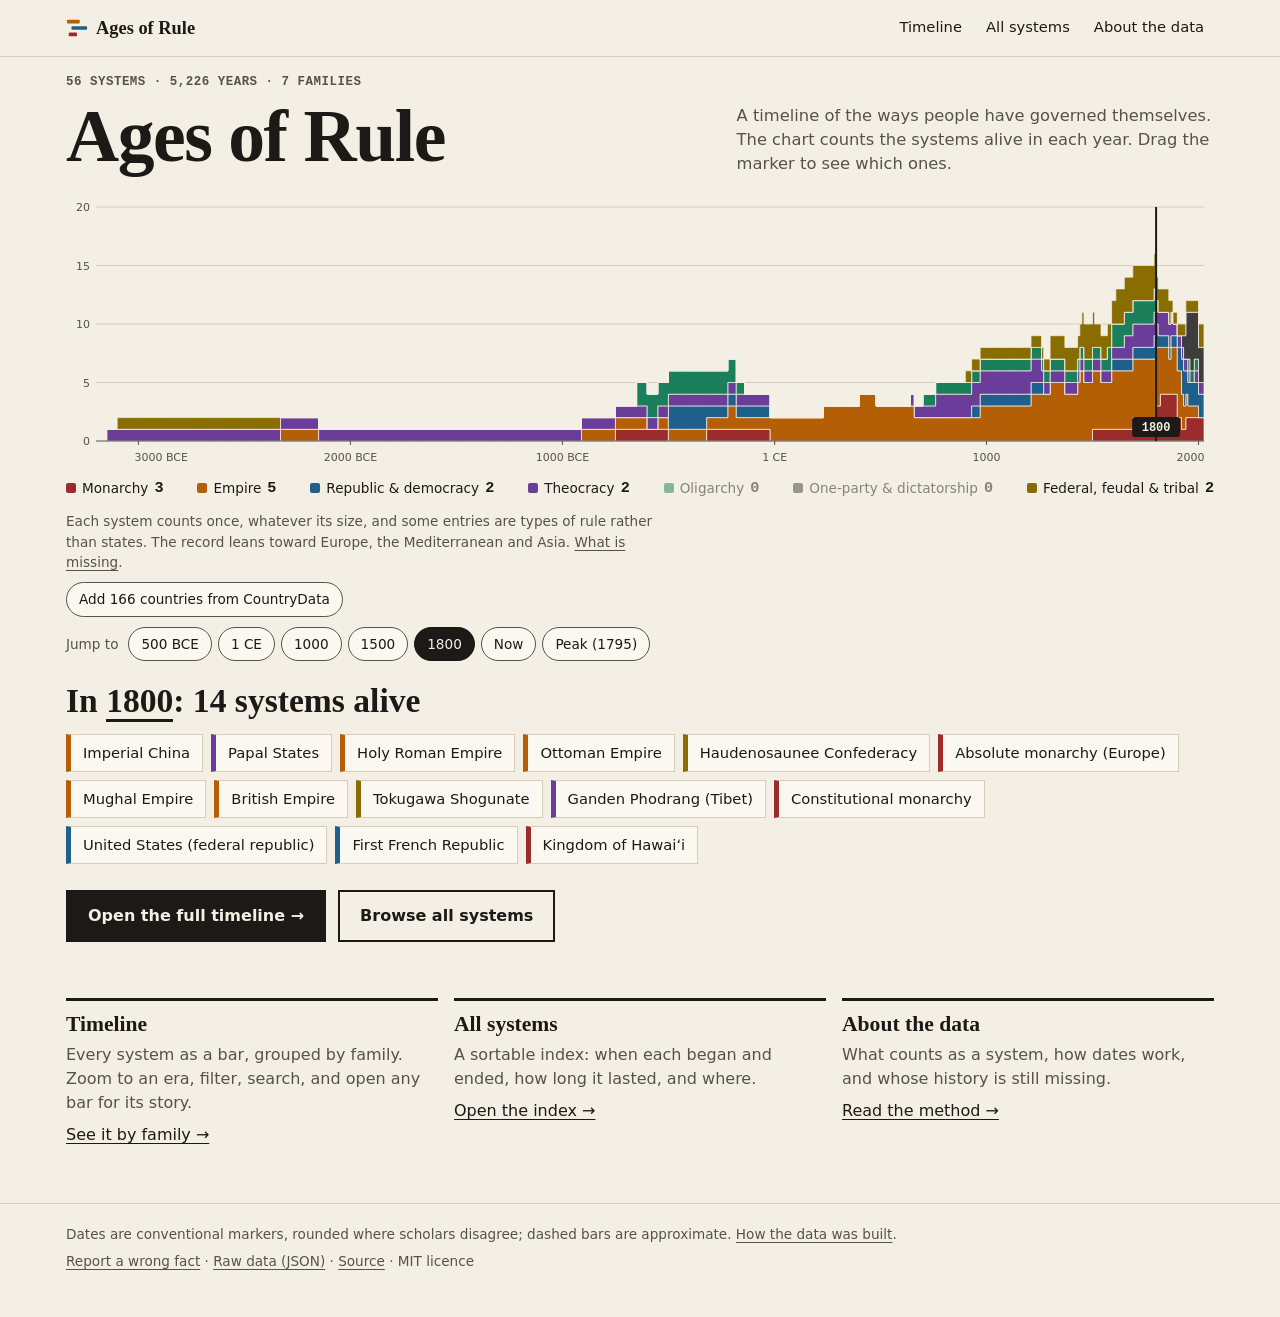
<file: index.html>
<!DOCTYPE html>
<html lang="en">
<head>
  <meta charset="UTF-8">
  <meta name="viewport" content="width=device-width, initial-scale=1">
  <title>Ages of Rule: a timeline of governance systems</title>
  <meta name="description" content="Every way people have governed themselves in this record, from Sumerian city-states to the European Union, drawn as the number of systems alive in each year.">
  <meta property="og:title" content="Ages of Rule: a timeline of governance systems">
  <meta property="og:description" content="Drag a marker through more than 5,000 years and see which systems of government were alive.">
  <link rel="icon" href="assets/favicon.svg" type="image/svg+xml">
  <link rel="stylesheet" href="assets/site.css">
</head>
<body>
<main id="main" class="wrap hero">
  <div class="hero-top">
    <div>
      <p class="eyebrow"><span data-fig="count">–</span> systems &middot; <span data-fig="years">–</span> years &middot; <span data-fig="families">–</span> families</p>
      <h1>Ages of Rule</h1>
    </div>
    <p class="lede">A timeline of the ways people have governed themselves. The chart counts the systems alive in each year. Drag the marker to see which ones.</p>
  </div>

  <figure class="figure" id="figure">
    <svg id="sky" role="group" aria-label="Systems alive in each year, with a draggable year marker"></svg>
    <ul class="legend" id="legend" aria-label="Systems alive at the marker, by family"></ul>
  </figure>

  <p class="caveat">Each system counts once, whatever its size, and some entries are types of rule rather than states. The record leans toward Europe, the Mediterranean and Asia. <a href="about.html">What is missing</a>.</p>

  <p class="caveat" id="state-note" hidden>Countries start at their independence or founding year and only states in CountryData are counted, so the steep rise after 1900 is partly an artefact of that.</p>
  <div class="jumps"><button type="button" id="states-toggle" aria-pressed="false">Add countries</button></div>
  <div class="jumps" id="jumps" role="group" aria-label="Jump the marker to a year"><span>Jump to</span></div>

  <section class="readout" aria-live="polite" aria-atomic="false">
    <h2 id="count-head"></h2>
    <ul class="chips" id="chips"></ul>
  </section>

  <div class="cta">
    <a class="primary" href="timeline.html">Open the full timeline &rarr;</a>
    <a href="systems.html">Browse all systems</a>
  </div>

  <div class="sections">
    <section>
      <h2>Timeline</h2>
      <p>Every system as a bar, grouped by family. Zoom to an era, filter, search, and open any bar for its story.</p>
      <a href="timeline.html">See it by family &rarr;</a>
    </section>
    <section>
      <h2>All systems</h2>
      <p>A sortable index: when each began and ended, how long it lasted, and where.</p>
      <a href="systems.html">Open the index &rarr;</a>
    </section>
    <section>
      <h2>About the data</h2>
      <p>What counts as a system, how dates work, and whose history is still missing.</p>
      <a href="about.html">Read the method &rarr;</a>
    </section>
  </div>
</main>
<noscript><p class="notice wrap">This site draws its charts with JavaScript. The raw data is in <a href="data/systems.json">data/systems.json</a>.</p></noscript>
<script src="assets/common.js"></script>
<script src="assets/home.js"></script>
</body>
</html>
</file>
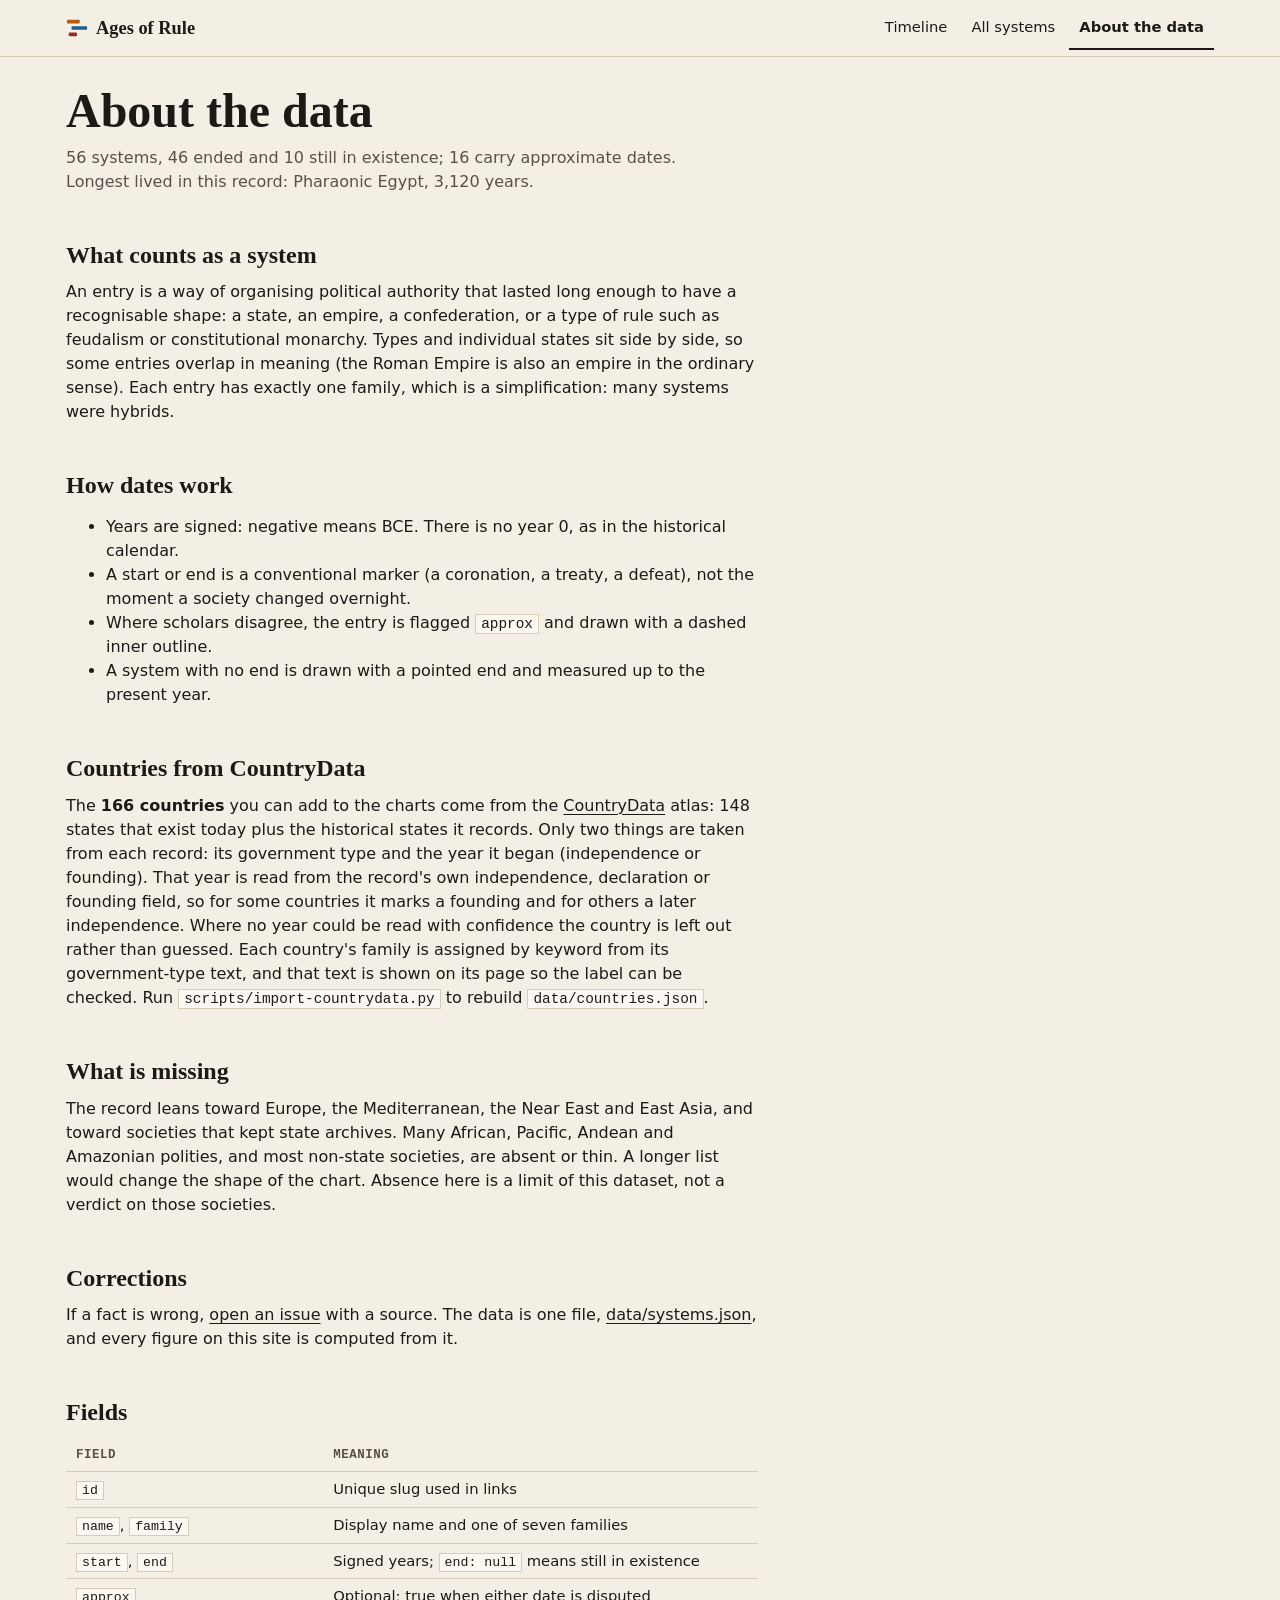
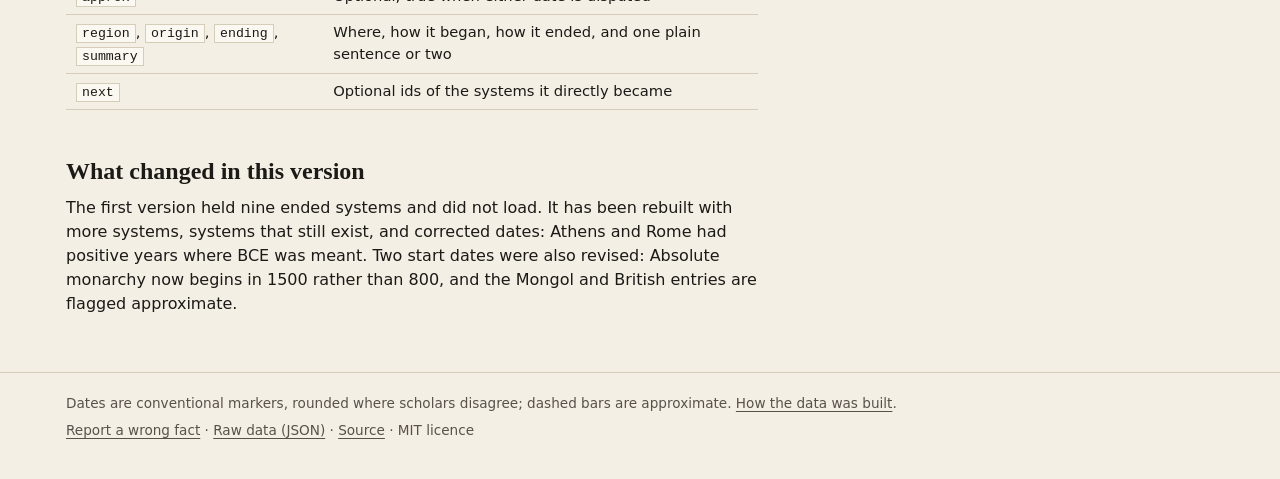
<file: about.html>
<!DOCTYPE html>
<html lang="en">
<head>
  <meta charset="UTF-8">
  <meta name="viewport" content="width=device-width, initial-scale=1">
  <title>About the data | Ages of Rule</title>
  <meta name="description" content="What counts as a governance system, how dates work, what is missing, and how to correct the data.">
  <link rel="icon" href="assets/favicon.svg" type="image/svg+xml">
  <link rel="stylesheet" href="assets/site.css">
</head>
<body>
<main id="main" class="wrap page">
  <h1>About the data</h1>
  <p class="sub"><span data-fig="count">–</span> systems, <span data-fig="ended">–</span> ended and <span data-fig="ongoing">–</span> still in existence; <span data-fig="approx">–</span> carry approximate dates. Longest lived in this record: <span data-fig="longest">–</span>, <span data-fig="longestYears">–</span> years.</p>
  <div class="prose">
    <h2>What counts as a system</h2>
    <p>An entry is a way of organising political authority that lasted long enough to have a recognisable shape: a state, an empire, a confederation, or a type of rule such as feudalism or constitutional monarchy. Types and individual states sit side by side, so some entries overlap in meaning (the Roman Empire is also an empire in the ordinary sense). Each entry has exactly one family, which is a simplification: many systems were hybrids.</p>
    <h2>How dates work</h2>
    <ul>
      <li>Years are signed: negative means BCE. There is no year 0, as in the historical calendar.</li>
      <li>A start or end is a conventional marker (a coronation, a treaty, a defeat), not the moment a society changed overnight.</li>
      <li>Where scholars disagree, the entry is flagged <code>approx</code> and drawn with a dashed inner outline.</li>
      <li>A system with no end is drawn with a pointed end and measured up to the present year.</li>
    </ul>
    <h2>Countries from CountryData</h2>
    <p>The <strong><span data-fig="states">–</span> countries</strong> you can add to the charts come from the <a href="https://github.com/SolutionsAsService/CountryData">CountryData</a> atlas: <span data-fig="statesNow">–</span> states that exist today plus the historical states it records. Only two things are taken from each record: its government type and the year it began (independence or founding). That year is read from the record's own independence, declaration or founding field, so for some countries it marks a founding and for others a later independence. Where no year could be read with confidence the country is left out rather than guessed. Each country's family is assigned by keyword from its government-type text, and that text is shown on its page so the label can be checked. Run <code>scripts/import-countrydata.py</code> to rebuild <code>data/countries.json</code>.</p>
    <h2>What is missing</h2>
    <p>The record leans toward Europe, the Mediterranean, the Near East and East Asia, and toward societies that kept state archives. Many African, Pacific, Andean and Amazonian polities, and most non-state societies, are absent or thin. A longer list would change the shape of the chart. Absence here is a limit of this dataset, not a verdict on those societies.</p>
    <h2>Corrections</h2>
    <p>If a fact is wrong, <a href="https://github.com/SolutionsAsService/PoliticalMapApp/issues">open an issue</a> with a source. The data is one file, <a href="data/systems.json">data/systems.json</a>, and every figure on this site is computed from it.</p>
    <h2>Fields</h2>
    <table>
      <thead><tr><th>Field</th><th>Meaning</th></tr></thead>
      <tbody>
        <tr><td><code>id</code></td><td>Unique slug used in links</td></tr>
        <tr><td><code>name</code>, <code>family</code></td><td>Display name and one of seven families</td></tr>
        <tr><td><code>start</code>, <code>end</code></td><td>Signed years; <code>end: null</code> means still in existence</td></tr>
        <tr><td><code>approx</code></td><td>Optional; true when either date is disputed</td></tr>
        <tr><td><code>region</code>, <code>origin</code>, <code>ending</code>, <code>summary</code></td><td>Where, how it began, how it ended, and one plain sentence or two</td></tr>
        <tr><td><code>next</code></td><td>Optional ids of the systems it directly became</td></tr>
      </tbody>
    </table>
    <h2>What changed in this version</h2>
    <p>The first version held nine ended systems and did not load. It has been rebuilt with more systems, systems that still exist, and corrected dates: Athens and Rome had positive years where BCE was meant. Two start dates were also revised: Absolute monarchy now begins in 1500 rather than 800, and the Mongol and British entries are flagged approximate.</p>
  </div>
</main>
<script src="assets/common.js"></script>
<script src="assets/about.js"></script>
</body>
</html>
</file>
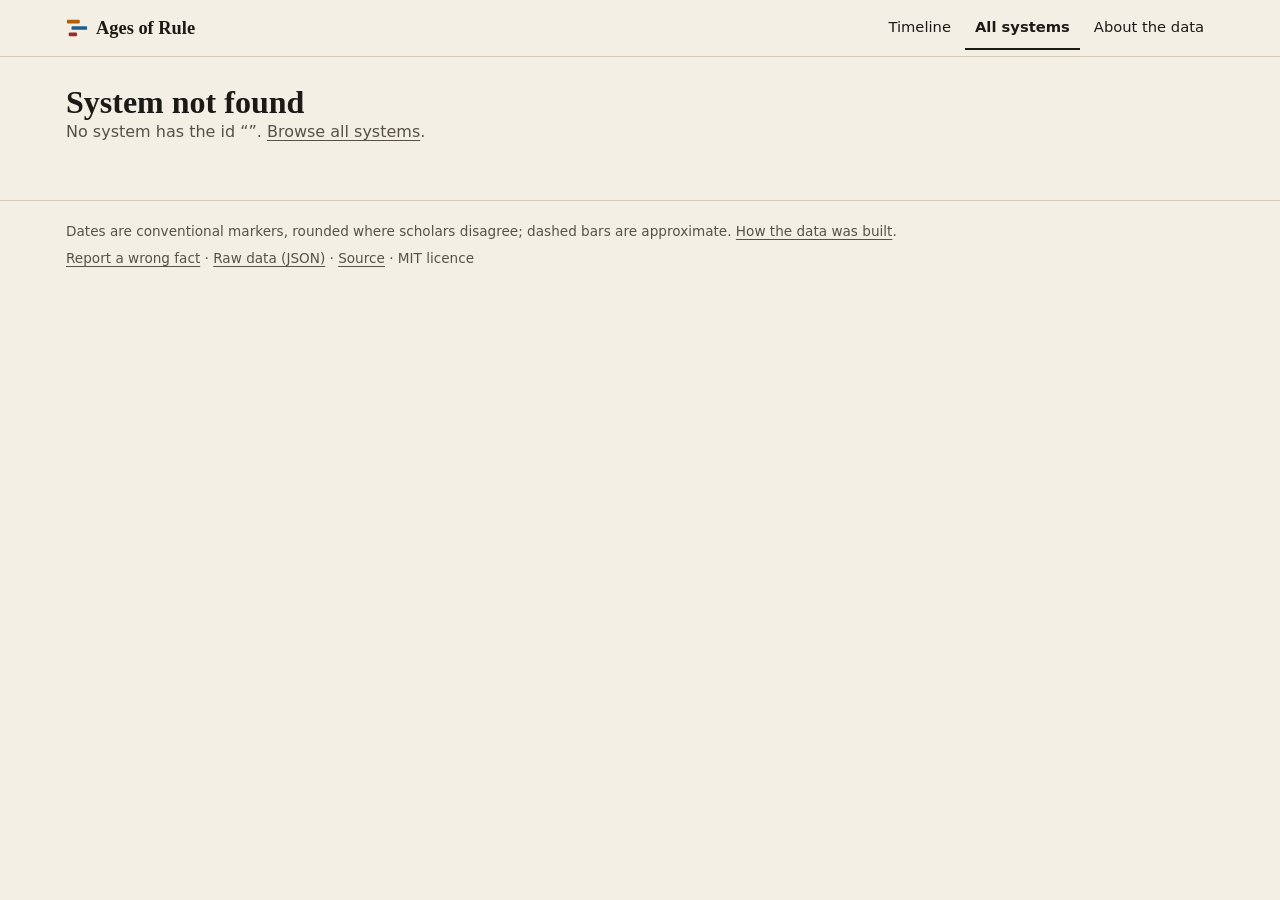
<file: system.html>
<!DOCTYPE html>
<html lang="en">
<head>
  <meta charset="UTF-8">
  <meta name="viewport" content="width=device-width, initial-scale=1">
  <title>System | Ages of Rule</title>
  <meta name="description" content="A governance system placed in time, with the systems that overlapped it.">
  <link rel="icon" href="assets/favicon.svg" type="image/svg+xml">
  <link rel="stylesheet" href="assets/site.css">
</head>
<body>
<main id="main" class="wrap page"><div id="sys"></div></main>
<script src="assets/common.js"></script>
<script src="assets/system.js"></script>
</body>
</html>
</file>
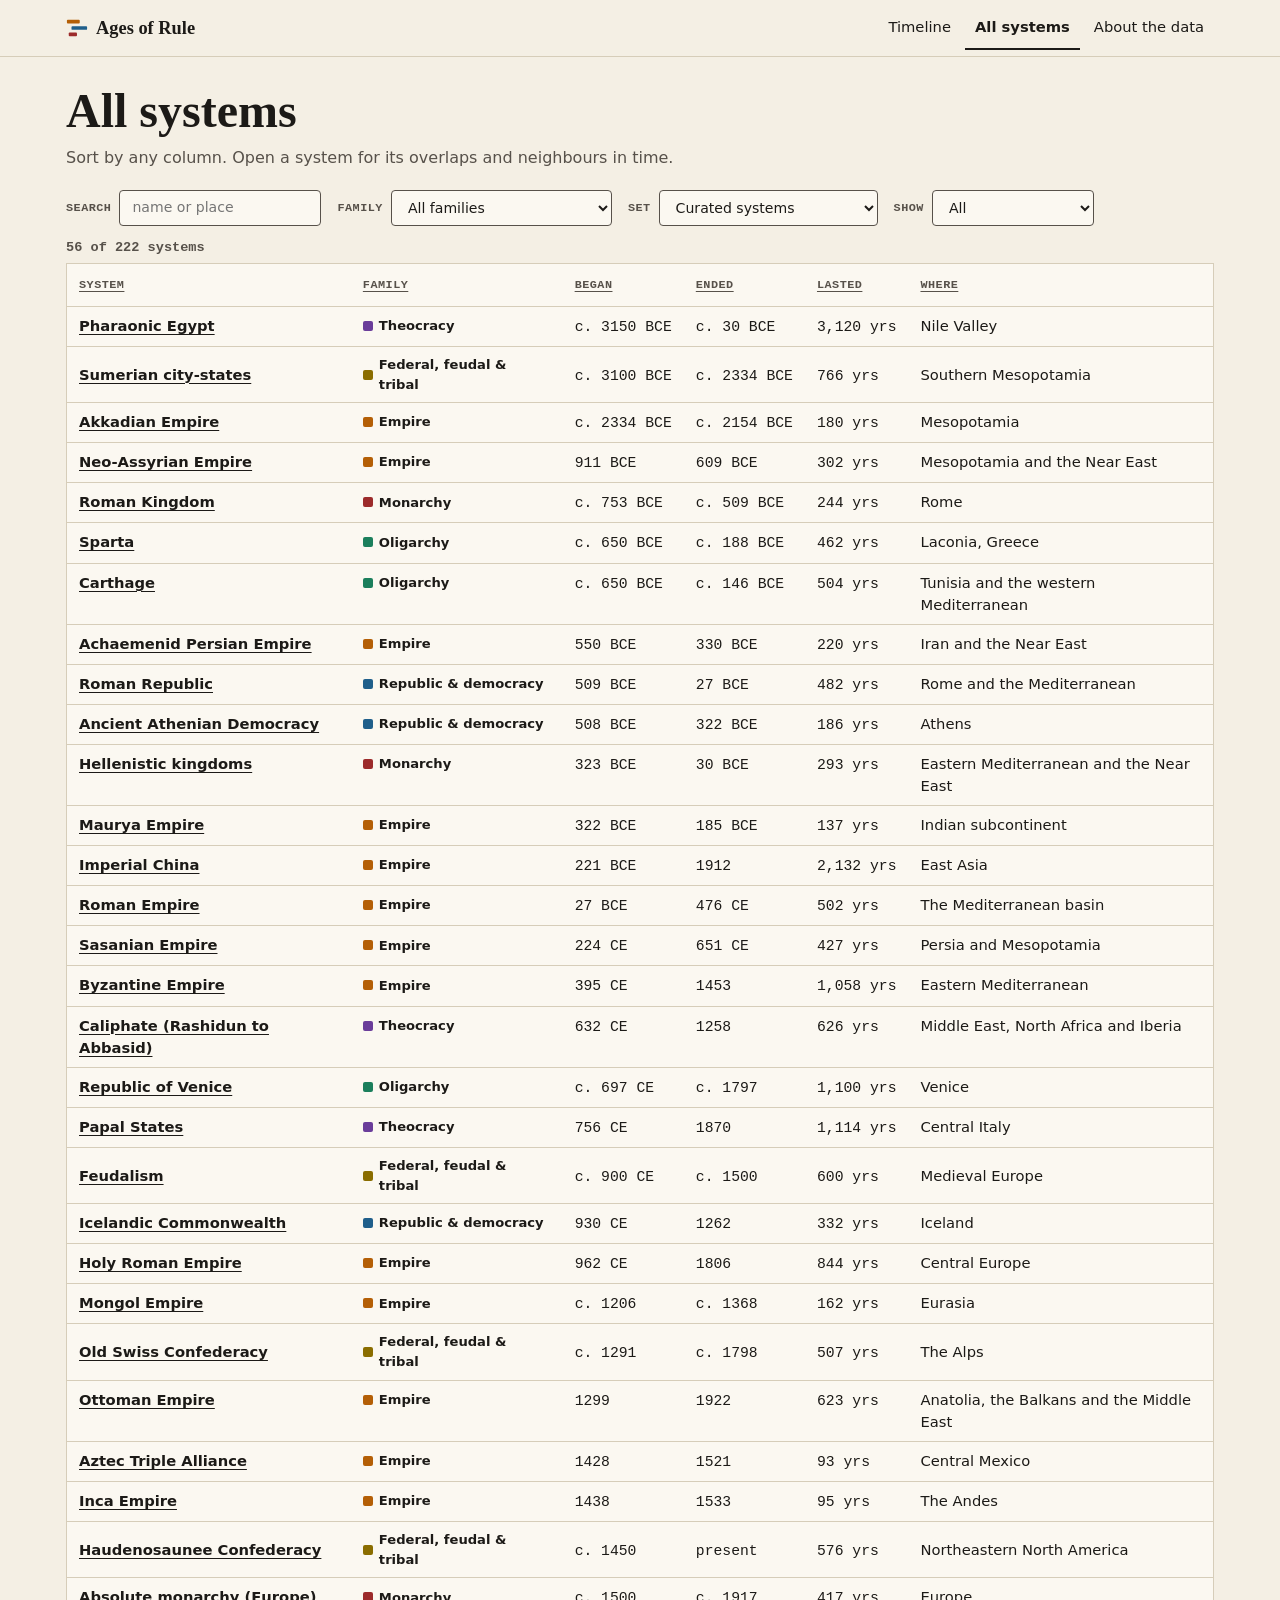
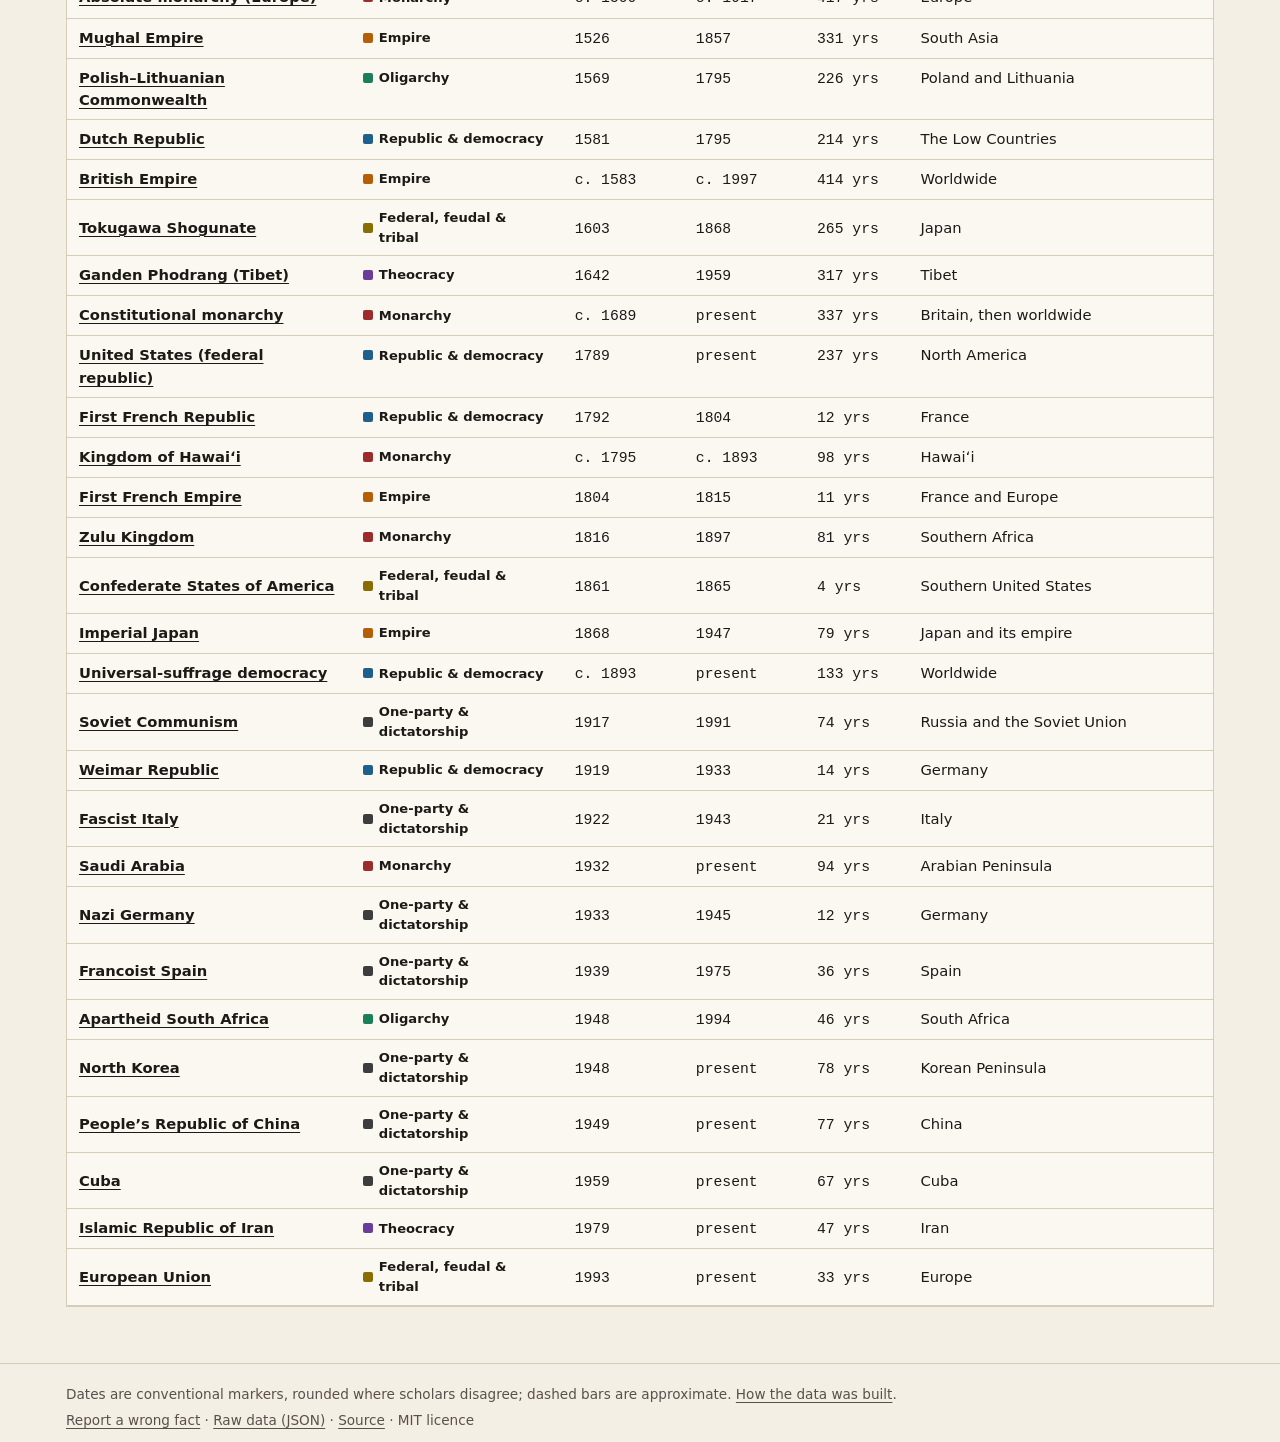
<file: systems.html>
<!DOCTYPE html>
<html lang="en">
<head>
  <meta charset="UTF-8">
  <meta name="viewport" content="width=device-width, initial-scale=1">
  <title>All governance systems | Ages of Rule</title>
  <meta name="description" content="A sortable index of every governance system in the timeline: when it began and ended, how long it lasted and where.">
  <link rel="icon" href="assets/favicon.svg" type="image/svg+xml">
  <link rel="stylesheet" href="assets/site.css">
</head>
<body>
<main id="main" class="wrap page">
  <h1>All systems</h1>
  <p class="sub">Sort by any column. Open a system for its overlaps and neighbours in time.</p>
  <div class="tools" role="group" aria-label="Filters">
    <div class="group"><label for="q">Search</label><input id="q" type="search" placeholder="name or place" autocomplete="off"></div>
    <div class="group"><label for="fam">Family</label><select id="fam"><option value="">All families</option></select></div>
    <div class="group"><label for="kind">Set</label><select id="kind"><option value="system">Curated systems</option><option value="state">Countries (CountryData)</option><option value="all">Both</option></select></div>
    <div class="group"><label for="status">Show</label><select id="status"><option value="all">All</option><option value="ended">Ended</option><option value="ongoing">Still in existence</option></select></div>
  </div>
  <p class="count" id="count" aria-live="polite"></p>
  <div class="table-wrap"><table class="idx">
    <thead><tr>
      <th scope="col" aria-sort="none"><button type="button" data-k="name">System</button></th>
      <th scope="col"><button type="button" data-k="family">Family</button></th>
      <th scope="col"><button type="button" data-k="start">Began</button></th>
      <th scope="col"><button type="button" data-k="end">Ended</button></th>
      <th scope="col"><button type="button" data-k="dur">Lasted</button></th>
      <th scope="col"><button type="button" data-k="region">Where</button></th>
    </tr></thead>
    <tbody id="rows"></tbody>
  </table></div>
</main>
<script src="assets/common.js"></script>
<script src="assets/systems.js"></script>
</body>
</html>
</file>
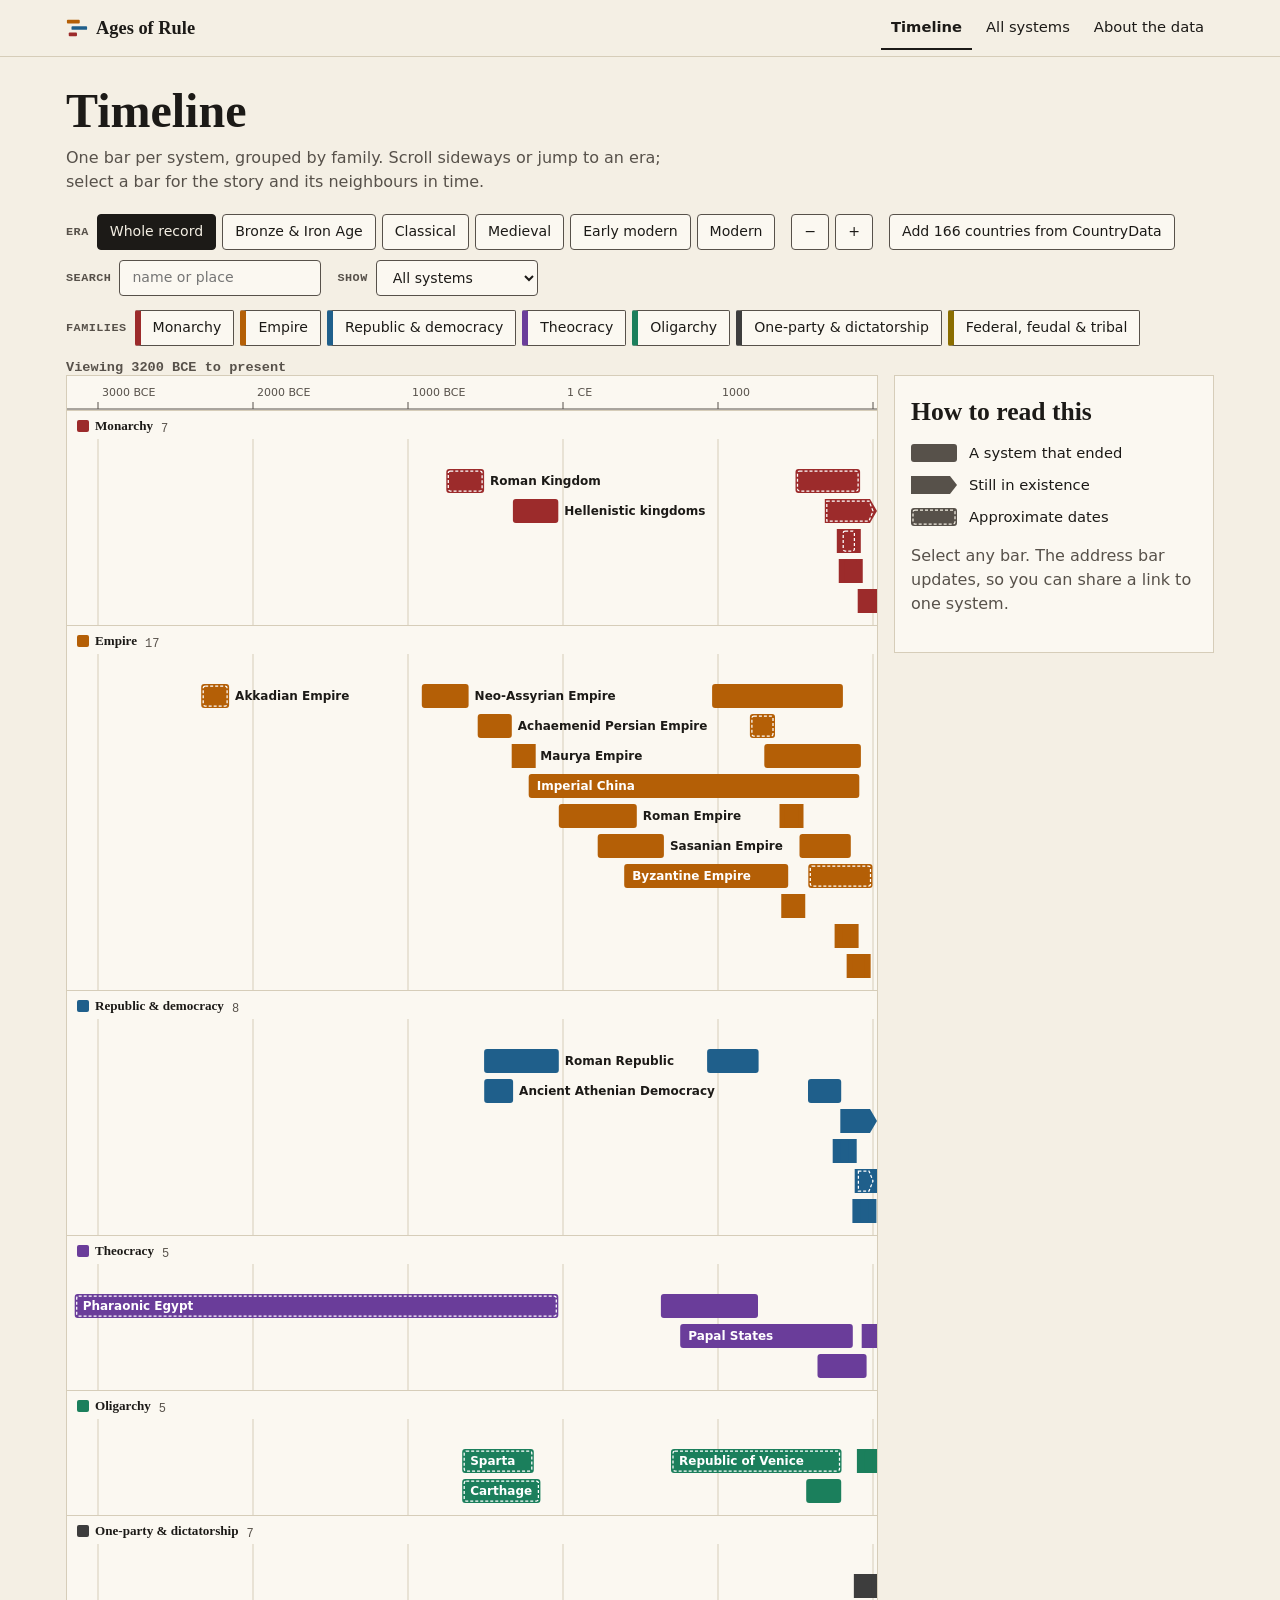
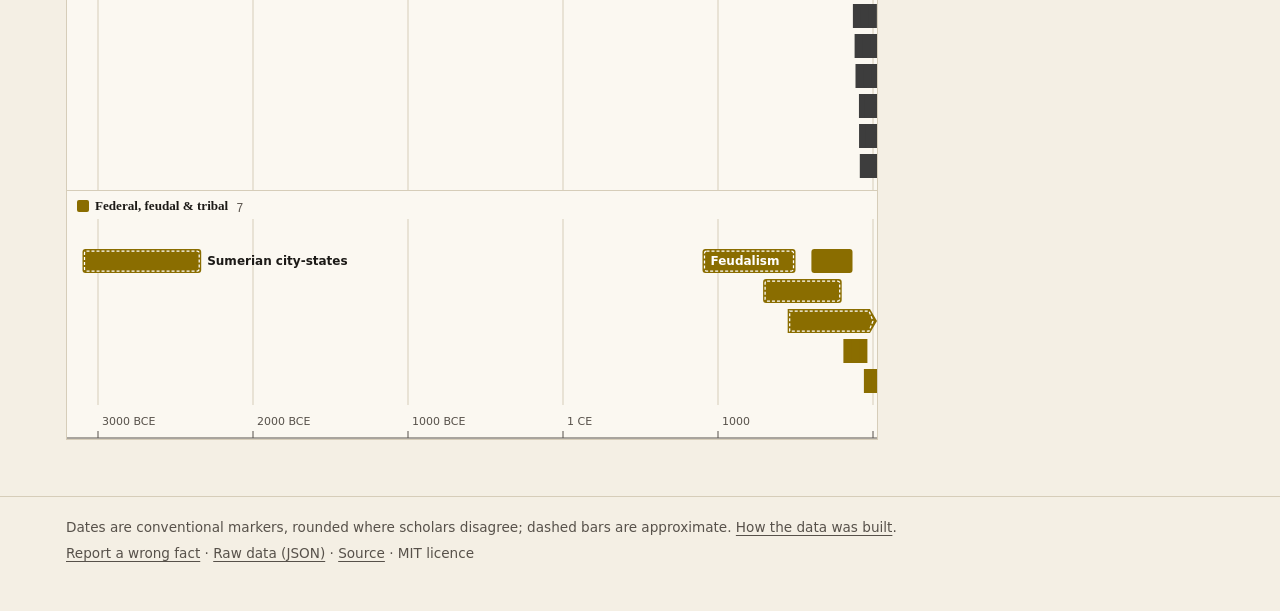
<file: timeline.html>
<!DOCTYPE html>
<html lang="en">
<head>
  <meta charset="UTF-8">
  <meta name="viewport" content="width=device-width, initial-scale=1">
  <title>Timeline of governance systems | Ages of Rule</title>
  <meta name="description" content="Every system as a bar from its start to its end, grouped by family. Zoom to an era, filter, search and open any bar.">
  <link rel="icon" href="assets/favicon.svg" type="image/svg+xml">
  <link rel="stylesheet" href="assets/site.css">
</head>
<body>
<main id="main" class="wrap page">
  <h1>Timeline</h1>
  <p class="sub">One bar per system, grouped by family. Scroll sideways or jump to an era; select a bar for the story and its neighbours in time.</p>

  <div class="tools" role="toolbar" aria-label="Timeline controls">
    <div class="group" id="eras" role="group" aria-label="Era"><span class="lbl">Era</span></div>
    <div class="group" role="group" aria-label="Zoom">
      <button type="button" id="zout" aria-label="Zoom out">&minus;</button>
      <button type="button" id="zin" aria-label="Zoom in">+</button>
    </div>
    <div class="group"><button type="button" id="states" aria-pressed="false">Add countries</button></div>
    <div class="group"><label for="q">Search</label><input id="q" type="search" placeholder="name or place" autocomplete="off"></div>
    <div class="group"><label for="status">Show</label>
      <select id="status"><option value="all">All systems</option><option value="ended">Ended</option><option value="ongoing">Still in existence</option></select>
    </div>
  </div>
  <div class="tools" role="group" aria-label="Families" id="fams"></div>
  <p class="view-readout" id="view" aria-live="off"></p>

  <div class="tl">
    <div id="scroller" tabindex="0" role="region" aria-label="Timeline chart, scrolls sideways"></div>
    <aside class="detail" id="detail" aria-label="Selected system"></aside>
  </div>
</main>
<noscript><p class="notice wrap">This chart needs JavaScript. The raw data is in <a href="data/systems.json">data/systems.json</a>.</p></noscript>
<script src="assets/common.js"></script>
<script src="assets/timeline.js"></script>
</body>
</html>
</file>
<file: assets/site.css>
/* Ages of Rule. Tokens first; dark mode redefines the same names. */
:root {
  --bg: #f4efe4;
  --paper: #fbf8f1;
  --ink: #1c1a17;
  --ink2: #57514a;
  --rule: #d6cdb9;
  --focus: #1c1a17;
  --on-bar: #ffffff;
  --c-monarchy: #9c2b2b;
  --c-empire: #b45f06;
  --c-republic: #1f5f8b;
  --c-theocracy: #6a3d9a;
  --c-oligarchy: #1b7f5c;
  --c-authoritarian: #3d3d3d;
  --c-federal: #8a6d00;
  --serif: "Iowan Old Style", "Palatino Linotype", Palatino, "Book Antiqua", Georgia, serif;
  --ui: system-ui, -apple-system, "Segoe UI", Roboto, "Helvetica Neue", sans-serif;
  --mono: ui-monospace, "SF Mono", Menlo, Consolas, monospace;
}
@media (prefers-color-scheme: dark) {
  :root {
    --bg: #14110d;
    --paper: #1c1813;
    --ink: #efe8d8;
    --ink2: #b3aa99;
    --rule: #3a342b;
    --focus: #efe8d8;
    --on-bar: #14110d;
    --c-monarchy: #e58383;
    --c-empire: #eaa650;
    --c-republic: #78b6e4;
    --c-theocracy: #bc9ae4;
    --c-oligarchy: #62c9a1;
    --c-authoritarian: #b4b0a8;
    --c-federal: #d9bb4e;
  }
}

* { box-sizing: border-box; }
html { -webkit-text-size-adjust: 100%; }
body { margin: 0; background: var(--bg); color: var(--ink); font: 16px/1.5 var(--ui); }
h1, h2, h3 { font-family: var(--serif); font-weight: 600; line-height: 1.1; margin: 0; }
p { margin: 0 0 1em; }
a { color: inherit; text-decoration-thickness: 1px; text-underline-offset: 3px; }
a:hover { text-decoration-thickness: 2px; }
:focus-visible { outline: 3px solid var(--focus); outline-offset: 2px; }
.wrap { max-width: 1180px; margin: 0 auto; padding: 0 16px; }
.skip { position: absolute; left: -999px; top: 8px; background: var(--ink); color: var(--bg); padding: 8px 12px; z-index: 10; }
.skip:focus { left: 8px; }
.notice { background: var(--paper); border: 1px solid var(--rule); padding: 12px 16px; margin: 16px 0; }

/* header / footer */
header.site { border-bottom: 1px solid var(--rule); }
header.site .topbar { display: flex; align-items: center; justify-content: space-between; gap: 12px; min-height: 56px; flex-wrap: wrap; }
.brand { display: inline-flex; align-items: center; gap: 8px; font: 700 1.15rem/1 var(--serif); text-decoration: none; padding: 8px 0; }
header.site nav { display: flex; gap: 4px; flex-wrap: wrap; }
header.site nav a { text-decoration: none; padding: 10px 10px; font-size: .92rem; border-bottom: 2px solid transparent; }
header.site nav a:hover { border-bottom-color: var(--ink2); }
header.site nav a[aria-current] { border-bottom-color: var(--ink); font-weight: 600; }
footer.site { border-top: 1px solid var(--rule); margin-top: 56px; padding: 20px 0 40px; color: var(--ink2); font-size: .85rem; }
footer.site p { margin: 0 0 6px; }

/* family colour helpers */
.fam-monarchy { --c: var(--c-monarchy); }
.fam-empire { --c: var(--c-empire); }
.fam-republic { --c: var(--c-republic); }
.fam-theocracy { --c: var(--c-theocracy); }
.fam-oligarchy { --c: var(--c-oligarchy); }
.fam-authoritarian { --c: var(--c-authoritarian); }
.fam-federal { --c: var(--c-federal); }
.tag { display: inline-flex; align-items: center; gap: 6px; font-size: .82rem; font-weight: 600; }
.tag i, .dot { display: inline-block; width: 10px; height: 10px; border-radius: 2px; background: var(--c); flex: none; }
path.area, rect.band { fill: var(--c); }
path.area { stroke: var(--bg); stroke-width: .75; }
path.area.mute { fill: var(--rule); stroke: none; }
rect.band { opacity: .28; }

/* shared chart bits */
svg text { font-family: var(--ui); fill: var(--ink2); }
.grid { stroke: var(--rule); stroke-width: 1; }
.axis { stroke: var(--ink2); stroke-width: 1; }
.xtick, .ytick { font-size: 11px; }

/* ------------------------------------------------------------ landing */
.hero { padding-top: 18px; }
.hero-top { display: grid; gap: 6px 32px; grid-template-columns: 1fr; align-items: end; }
.eyebrow { font: 600 .78rem/1.2 var(--mono); letter-spacing: .04em; text-transform: uppercase; color: var(--ink2); margin: 0 0 6px; }
.hero h1 { font-size: clamp(2.3rem, 7.5vw, 4.6rem); letter-spacing: -.02em; }
.hero .lede { font-size: 1.02rem; color: var(--ink2); max-width: 46ch; margin: 0; }
@media (min-width: 860px) {
  .hero-top { grid-template-columns: auto 1fr; padding-bottom: 6px; }
  .hero .lede { justify-self: end; text-align: left; }
}
.figure { position: relative; margin: 14px 0 0; }
.figure svg { display: block; width: 100%; touch-action: pan-y; cursor: ew-resize; user-select: none; }
.figure .marker line { stroke: var(--ink); stroke-width: 2; }
.figure .marker .pill { fill: var(--ink); }
.figure .marker text { fill: var(--bg); font: 700 12px var(--mono); }
.figure .marker .grab { fill: transparent; }
.figure .marker:focus-visible { outline: none; }
.figure .marker:focus-visible .pill { stroke: var(--bg); stroke-width: 2; }
.figure .marker:focus-visible line { stroke-width: 4; }
.legend { display: grid; grid-template-columns: repeat(2, 1fr); gap: 2px 12px; list-style: none; margin: 8px 0 0; padding: 0; font-size: .85rem; }
@media (min-width: 640px) { .legend { grid-template-columns: repeat(4, 1fr); } }
@media (min-width: 980px) { .legend { grid-template-columns: repeat(7, auto); justify-content: space-between; } }
.legend li { display: flex; align-items: center; gap: 6px; padding: 3px 0; }
.legend b { font: 700 .95rem var(--mono); margin-left: auto; }

.legend .l-short { display: inline; }
.legend .l-full { display: none; }
@media (min-width: 980px) { .legend .l-short { display: none; } .legend .l-full { display: inline; } }
.legend li[data-zero="true"] { opacity: .5; }
.jumps { display: flex; flex-wrap: wrap; gap: 6px; margin: 10px 0 0; align-items: center; font-size: .85rem; }
.jumps span { color: var(--ink2); margin-right: 4px; }
.btn, .jumps button { font: inherit; font-size: .85rem; background: var(--paper); color: var(--ink); border: 1px solid var(--ink2); border-radius: 999px; padding: 6px 12px; min-height: 32px; cursor: pointer; }
.jumps button[aria-pressed="true"] { background: var(--ink); color: var(--bg); border-color: var(--ink); }
.readout { margin-top: 22px; }
.readout h2 { font-size: clamp(1.5rem, 4vw, 2.1rem); }
.readout h2 em { font-style: normal; border-bottom: 3px solid var(--ink); }
.chips { display: flex; flex-wrap: wrap; gap: 8px; list-style: none; padding: 0; margin: 14px 0 0; }
.chips a { display: inline-flex; align-items: center; gap: 7px; background: var(--paper); border: 1px solid var(--rule); border-left: 5px solid var(--c); padding: 7px 12px; text-decoration: none; font-size: .92rem; min-height: 36px; }
.chips a:hover { border-color: var(--ink2); border-left-color: var(--c); }
.cta { display: flex; flex-wrap: wrap; gap: 12px; margin: 26px 0 0; }
.cta a { text-decoration: none; padding: 12px 20px; font-weight: 600; border: 2px solid var(--ink); }
.cta a.primary { background: var(--ink); color: var(--bg); }
.cta a:not(.primary):hover { background: var(--paper); }

.sections { display: grid; gap: 16px; margin-top: 56px; grid-template-columns: 1fr; }
@media (min-width: 760px) { .sections { grid-template-columns: repeat(3, 1fr); } }
.sections section { border-top: 3px solid var(--ink); padding-top: 12px; }
.sections h2 { font-size: 1.35rem; margin-bottom: 6px; }
.sections p { color: var(--ink2); margin-bottom: 8px; }

/* ------------------------------------------------------------ inner pages */
main.page { padding-top: 28px; }
main.page > h1 { font-size: clamp(2rem, 5vw, 3rem); margin-bottom: 8px; }
.sub { color: var(--ink2); max-width: 62ch; margin-bottom: 20px; }
.prose { max-width: 68ch; }
.prose h2 { font-size: 1.5rem; margin: 2em 0 .5em; }
.prose h3 { font-size: 1.15rem; margin: 1.4em 0 .4em; }
.prose code { font-family: var(--mono); font-size: .9em; background: var(--paper); padding: 1px 5px; border: 1px solid var(--rule); }
.prose table { border-collapse: collapse; width: 100%; font-size: .92rem; margin: 1em 0; }
.prose th, .prose td { text-align: left; padding: 6px 10px; border-bottom: 1px solid var(--rule); vertical-align: top; }
.prose th { font-family: var(--mono); font-size: .78rem; text-transform: uppercase; letter-spacing: .04em; color: var(--ink2); }
.key { display: grid; gap: 10px; margin: 1em 0; }
.key div { display: flex; align-items: center; gap: 12px; font-size: .92rem; }
.key svg { flex: none; }

/* toolbar */
.tools { display: flex; flex-wrap: wrap; gap: 10px 16px; align-items: center; margin: 0 0 14px; }
.group { display: flex; flex-wrap: wrap; gap: 6px; align-items: center; }
.group > label, .group > span.lbl { font: 600 .74rem var(--mono); text-transform: uppercase; letter-spacing: .04em; color: var(--ink2); margin-right: 2px; }
.tools button, .tools select, .tools input[type="search"] {
  font: inherit; font-size: .88rem; color: var(--ink); background: var(--paper); border: 1px solid var(--ink2);
  padding: 6px 12px; min-height: 36px; border-radius: 4px; cursor: pointer;
}
.tools input[type="search"] { cursor: text; min-width: 190px; }
.tools button[aria-pressed="true"] { background: var(--ink); color: var(--bg); border-color: var(--ink); }
.tools button.fam { border-left: 6px solid var(--c); border-radius: 2px; }
.tools button.fam[aria-pressed="false"] { opacity: .55; text-decoration: line-through; }
.tools button.fam[aria-pressed="true"] { background: var(--paper); color: var(--ink); border-color: var(--ink2); border-left-color: var(--c); }

/* timeline */
.tl { display: grid; gap: 16px; grid-template-columns: minmax(0, 1fr); align-items: start; }
@media (min-width: 1000px) { .tl { grid-template-columns: minmax(0, 1fr) 320px; } }
#scroller { overflow-x: auto; overflow-y: hidden; background: var(--paper); border: 1px solid var(--rule); position: relative; }
.lane-head { position: sticky; left: 0; display: inline-flex; align-items: baseline; gap: 8px; padding: 7px 10px 0; font: 700 .95rem var(--serif); background: transparent; }
.lane-head .tag i { width: 12px; height: 12px; }
.lane-head small { font: 500 .75rem var(--mono); color: var(--ink2); }
.lane { border-top: 1px solid var(--rule); position: relative; }
.lane svg, .axis-row svg { display: block; }
.axis-row { position: relative; }
.bar { cursor: pointer; }
.bar rect, .bar path { fill: var(--c); }
.bar text { fill: var(--on-bar); font: 600 12px var(--ui); pointer-events: none; }
.bar text.out { fill: var(--ink); }
.bar rect.inset, .bar path.inset { fill: none; stroke: var(--on-bar); stroke-width: 1.25; stroke-dasharray: 3 2; pointer-events: none; }
.bar:hover rect:not(.inset), .bar:hover path:not(.inset) { stroke: var(--ink); stroke-width: 2; stroke-dasharray: none; }
.bar.sel rect:not(.inset), .bar.sel path:not(.inset) { stroke: var(--ink); stroke-width: 3; stroke-dasharray: none; }
.bar:focus { outline: none; }
.bar:focus-visible rect:not(.inset), .bar:focus-visible path:not(.inset) { stroke: var(--ink); stroke-width: 3; stroke-dasharray: none; }
.bar:focus-visible .ring { stroke: var(--bg); }
.view-readout { font: 600 .85rem var(--mono); color: var(--ink2); margin: 8px 0 0; }
.empty { padding: 40px 16px; text-align: center; color: var(--ink2); }
aside.detail { background: var(--paper); border: 1px solid var(--rule); padding: 16px; position: sticky; top: 12px; }
aside.detail h2 { font-size: 1.6rem; margin: 6px 0 4px; }
aside.detail h2:focus { outline: none; }
aside.detail .dates { font: 600 .95rem var(--mono); margin: 0 0 12px; }
dl.facts { margin: 0; display: grid; gap: 10px; }
dl.facts dt { font: 600 .72rem var(--mono); text-transform: uppercase; letter-spacing: .05em; color: var(--ink2); }
dl.facts dd { margin: 2px 0 0; }
.detail .more { display: inline-block; margin-top: 14px; font-weight: 600; }
.detail .close { float: right; }

/* index table */
.table-wrap { overflow-x: auto; background: var(--paper); border: 1px solid var(--rule); }
table.idx { border-collapse: collapse; width: 100%; min-width: 720px; font-size: .92rem; }
table.idx th, table.idx td { text-align: left; padding: 8px 12px; border-bottom: 1px solid var(--rule); vertical-align: baseline; }
table.idx th { font: 600 .74rem var(--mono); text-transform: uppercase; letter-spacing: .04em; color: var(--ink2); white-space: nowrap; }
table.idx th button { all: unset; cursor: pointer; padding: 6px 0; text-decoration: underline; text-underline-offset: 3px; }
table.idx th button:focus-visible { outline: 3px solid var(--focus); outline-offset: 2px; }
table.idx td.num { font-family: var(--mono); white-space: nowrap; }
table.idx td:first-child { font-weight: 600; }
table.idx tr:hover td { background: var(--bg); }
.count { color: var(--ink2); font: 600 .85rem var(--mono); margin: 0 0 8px; }

/* system page */
.crumbs { font-size: .88rem; color: var(--ink2); margin-bottom: 8px; }
.sys-head { display: flex; flex-wrap: wrap; gap: 8px 24px; align-items: baseline; margin: 6px 0 4px; }
.sys-head .dates { font: 600 1.1rem var(--mono); }
.locator { background: var(--paper); border: 1px solid var(--rule); padding: 10px 10px 4px; margin: 18px 0; }
.locator figcaption { font-size: .85rem; color: var(--ink2); padding: 4px 4px 8px; }
.locator svg { display: block; width: 100%; }
.two { display: grid; gap: 24px; grid-template-columns: 1fr; }
@media (min-width: 860px) { .two { grid-template-columns: 1.1fr 1fr; } }
.two h2 { font-size: 1.3rem; margin-bottom: 10px; }
ul.plain { list-style: none; margin: 0; padding: 0; display: grid; gap: 6px; }
ul.plain li { display: flex; gap: 10px; align-items: baseline; padding: 6px 0; border-bottom: 1px solid var(--rule); }
ul.plain li span { margin-left: auto; font: 500 .8rem var(--mono); color: var(--ink2); white-space: nowrap; }
.pn { display: flex; justify-content: space-between; gap: 12px; margin-top: 32px; padding-top: 16px; border-top: 1px solid var(--rule); flex-wrap: wrap; }

@media (prefers-reduced-motion: no-preference) {
  .marker { transition: none; }
}
@media print {
  header.site nav, .tools, .jumps, .cta { display: none; }
  body { background: #fff; color: #000; }
}

.caveat { font-size: .85rem; color: var(--ink2); max-width: 70ch; margin: 10px 0 0; }
.chips .more-note { align-self: center; color: var(--ink2); font-size: .9rem; }
</file>
